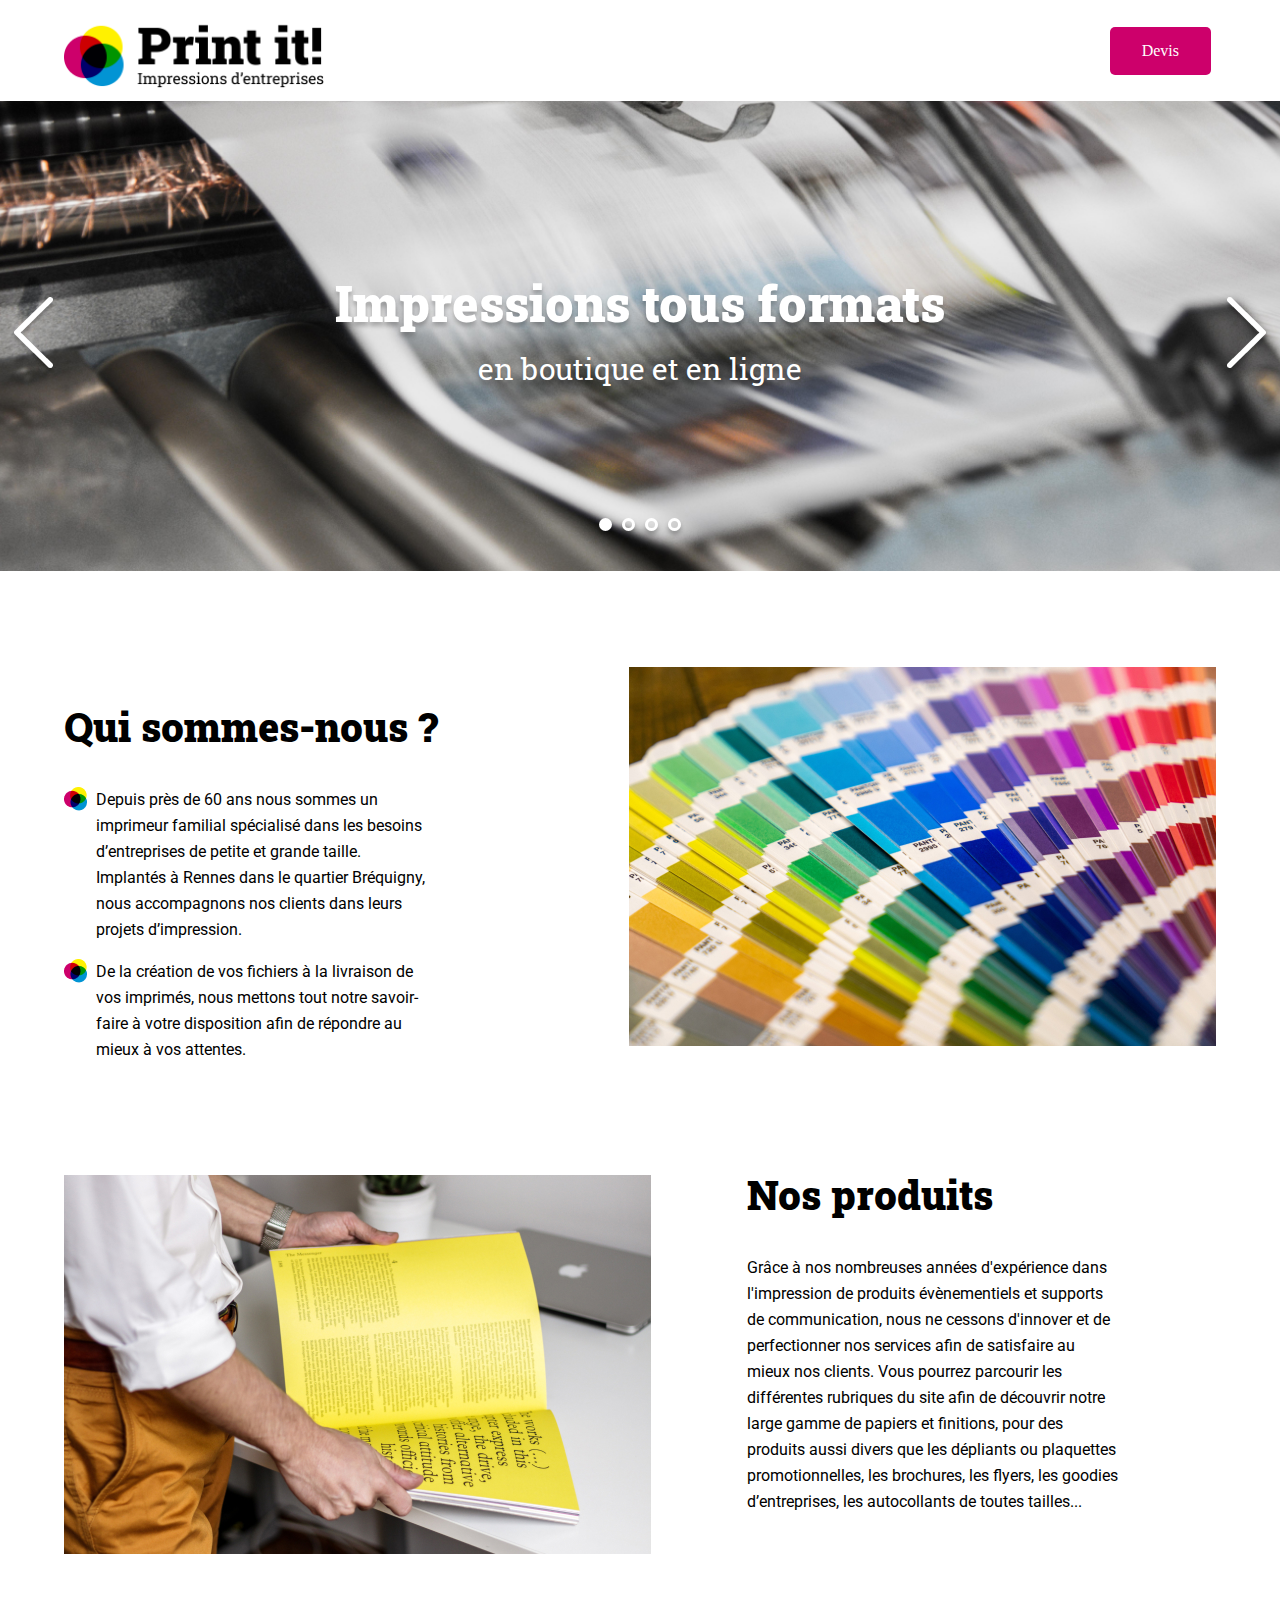
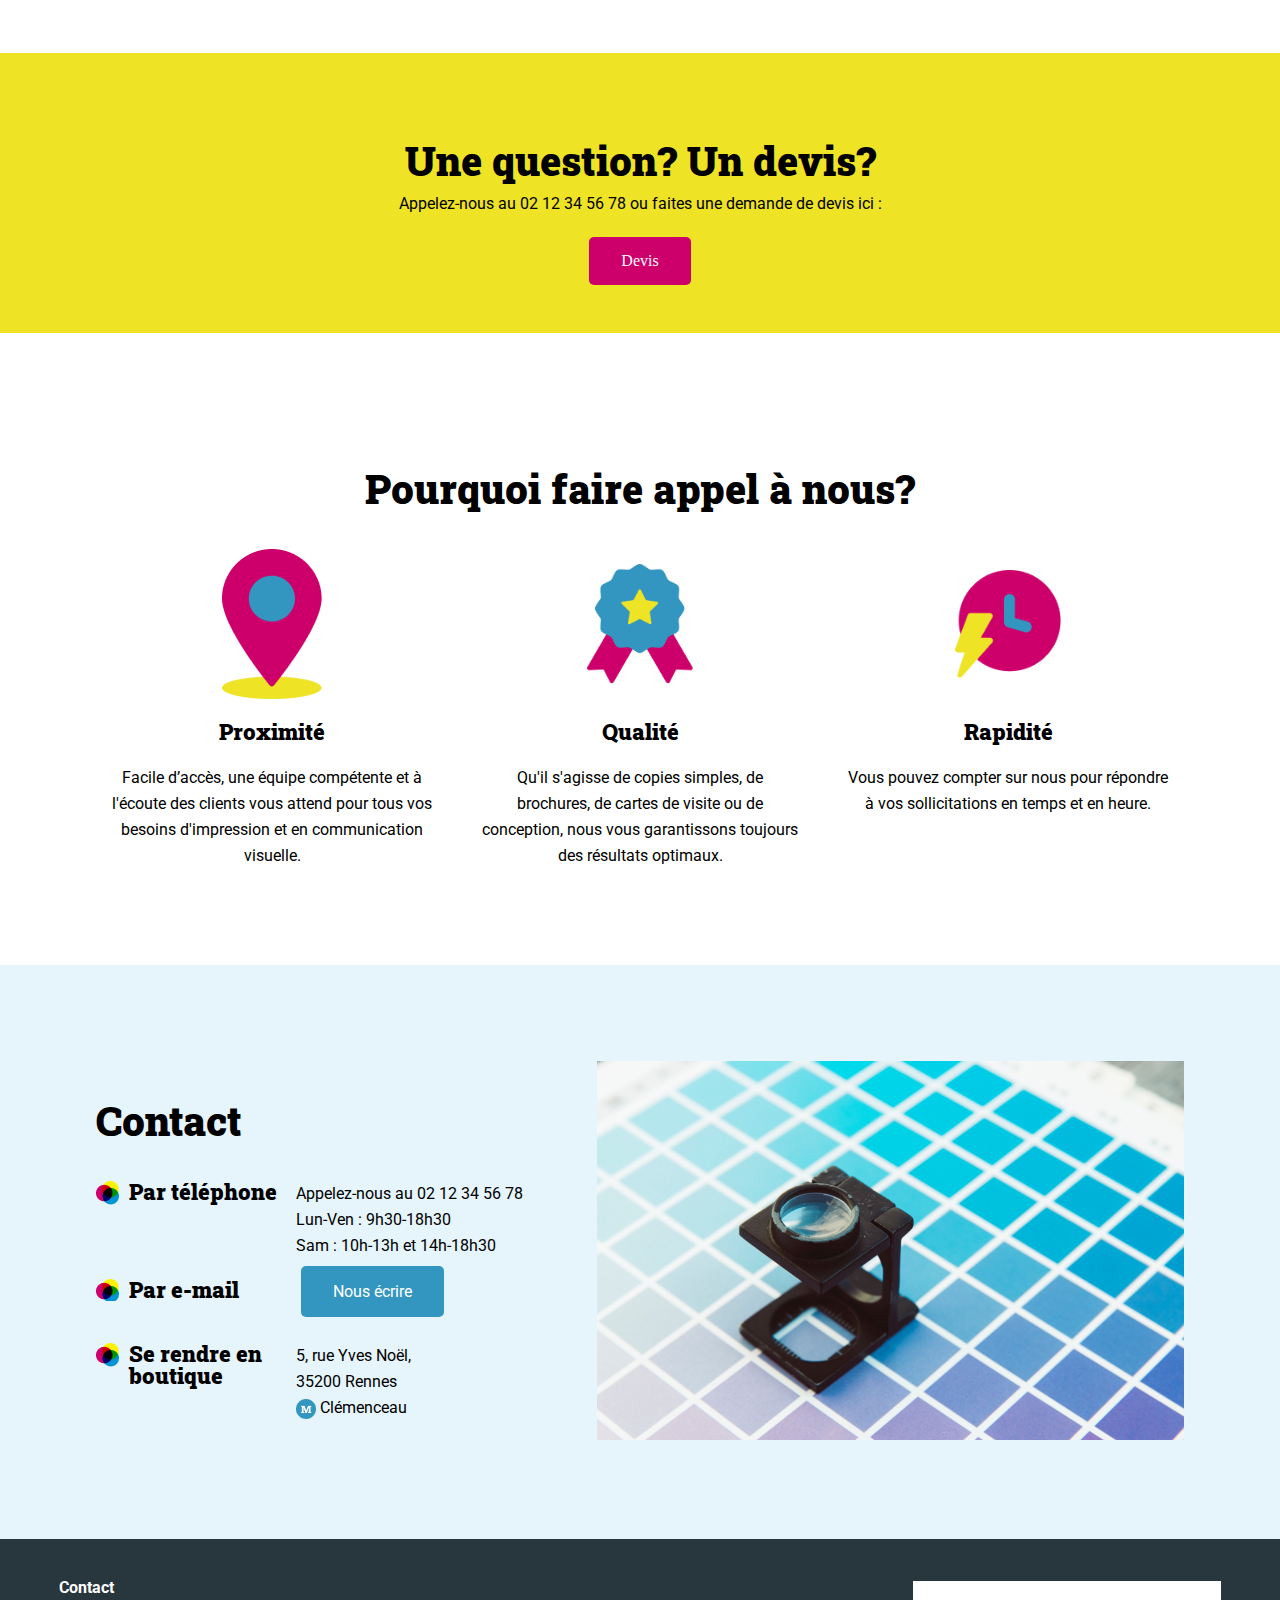
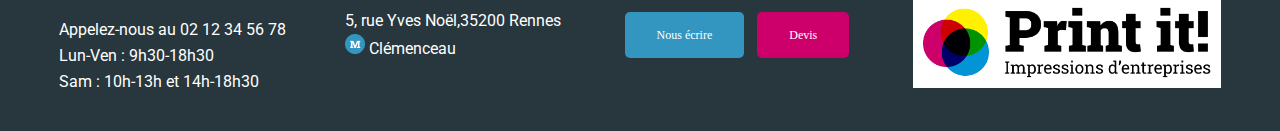
<file: Downloads/Print-it-JS-main/index.html>
<!DOCTYPE html>
<html lang="fr">
<head>
	<meta charset="UTF-8">
	<meta name="viewport" content="width=device-width, initial-scale=1.0">
	<title>Print it ! - Impressions d'entreprise</title>
	<link rel="stylesheet" href="./assets/style.css">
	<link rel="preconnect" href="https://fonts.googleapis.com">
	<link rel="preconnect" href="https://fonts.gstatic.com" crossorigin>
	<link href="https://fonts.googleapis.com/css2?family=Roboto:wght@400;700&family=Roboto+Slab:wght@400;900&display=swap" rel="stylesheet">
</head>
<body>
<header class="container">
	<h1>
		<img class="logo" src="./assets/images/logo.png" alt="Print it ! Impressions d'entreprises" >
	</h1>
	<a class="btn devis" href="mailto:contact@print-it.tld">Devis</a>
</header>
<main>
	<div id="banner">
		<img id="bannerImg" class="banner-img" src="" alt="Banner Print-it">
		<p id="tagLine"></p>
		<img src="assets/images/arrow_right.png" class="arrow arrow_right"></i>
		<img src="assets/images/arrow_left.png" class="arrow arrow_left"></i>
		<div class="dots">
			<div class="dot"></div>
			<div class="dot"></div>
			<div class="dot"></div>
			<div class="dot"></div>
		</div>
	</div>
	<section id="about-us" class="container">
		<div>
			<h2>Qui sommes-nous ?</h2>
			<ul>
				<li>Depuis près de 60 ans nous sommes un imprimeur familial spécialisé dans les besoins d’entreprises de petite et grande taille. Implantés à Rennes dans le quartier Bréquigny, nous accompagnons nos clients dans leurs projets d’impression.</li>
				<li>De la création de vos fichiers à la livraison de vos imprimés, nous mettons tout notre savoir-faire à votre disposition afin de répondre au mieux à vos attentes.</li>
			</ul>
		</div>
		<aside>
			<img src="./assets/images/colors.jpg" alt="palette multicolore">
		</aside>
	</section>
	<section id="products" class="container">
		<div>
			<h2>Nos produits</h2>
			<p>Grâce à nos nombreuses années d'expérience dans l'impression de produits évènementiels et supports de communication, nous ne cessons d'innover et de perfectionner nos services afin de satisfaire au mieux nos clients. Vous pourrez parcourir les différentes rubriques du site afin de découvrir notre large gamme de papiers et finitions, pour des produits aussi divers que les dépliants ou plaquettes promotionnelles, les brochures, les flyers, les goodies d’entreprises, les autocollants de toutes tailles... </p>
		</div>
		<aside>
			<img src="./assets/images/yellow-book.jpg" alt="Imprimeur avec un livre jaune dans les mains">
		</aside>

	</section>
	<section id="question" class="bg-yellow">
		<h2>Une question? Un devis?</h2>
		<p>Appelez-nous au 02 12 34 56 78 ou faites une demande de devis ici :</p>
		<a href="mailto:contact@print-it.tld" class="btn devis">Devis</a>
	</section>
	<section id="why-us" class="container">
		<h2>Pourquoi faire appel à nous?</h2>
		<div>
			<article>
				<img src="./assets/images/proximity-icon.png" alt="Icone Proximité">
				<h3>Proximité</h3>
				<p>Facile d’accès, une équipe compétente et à l'écoute des clients vous attend pour tous vos besoins d'impression et en communication visuelle.</p>
			</article>
			<article>
				<img src="./assets/images/quality-icon.png" alt="Icone Qualité">
				<h3>Qualité</h3>
				<p>Qu'il s'agisse de copies simples, de brochures, de cartes de visite ou de conception, nous vous garantissons toujours des résultats optimaux.</p>
			</article>
			<article>
				<img src="./assets/images/speedy-icon.png" alt="Rapidité Qualité">
				<h3>Rapidité</h3>
				<p>Vous pouvez compter sur nous pour répondre à vos sollicitations en temps et en heure.</p>
			</article>
		</div>
	</section>
	<section id="contact" class="bg-lightblue">
		<div class="container">
			<div>
				<h2>Contact</h2>
				<div>
					<h3>Par téléphone</h3>
					<ul>
						<li>Appelez-nous au 02 12 34 56 78</li>
						<li>Lun-Ven : 9h30-18h30</li>
						<li>Sam : 10h-13h et 14h-18h30</li>
					</ul>
				</div>
				<div>
					<h3>Par e-mail</h3>
					<p>
						<a href="mailto:contact@print-it.tld" class="btn">Nous écrire</a>
					</p>
				</div>
				<div>
					<h3>Se rendre en boutique</h3>
					<p>5, rue Yves Noël,<br>
						35200 Rennes<br>
						<img class="inline-icon" src="./assets/images/metro.png" alt="metro"/> Clémenceau</p>
				</div>
			</div>
			<div>
				<img src="./assets/images/magnifying-glass.jpg" alt="Loupe avec palette bleue">
			</div>

		</div>
	</section>
</main>
<footer>
	<div>
		<p class="footer-contact">Contact</p>
		<ul>
			<li>Appelez-nous au 02 12 34 56 78</li>
			<li>Lun-Ven : 9h30-18h30</li>
			<li>Sam : 10h-13h et 14h-18h30</li>
		</ul>
	</div>
	<div>
		<p>5, rue Yves Noël,35200 Rennes<br>
			<img src="./assets/images/metro.png" alt="metro"/> Clémenceau</p>
	</div>
	<div>
		<a href="mailto:contact@print-it.tld" class="btn">Nous écrire</a>
		<a href="mailto:contact@print-it.tld?subject=Demande&nbsp;de&nbsp;devis" class="btn devis">Devis</a>
	</div>
	<div>
		<img class="footer-logo" src="./assets/images/logo.png" alt="Print it ! Impressions d'entreprises" >
	</div>
</footer>
<script src="./assets/script.js"></script>
</body>
</html>
</file>
<file: Downloads/Print-it-JS-main/assets/style.css>
/* variables declaration */
:root {
	--primary-color: #3396C0;
	--secondary-color: #CD006B;
	--third-color: #EEE325;
}

/* Reset CSS */
* {
	-webkit-box-sizing: border-box;
	-moz-box-sizing: border-box;
	box-sizing: border-box;
}
html, body, div, span, applet, object, iframe,
h1, h2, h3, h4, h5, h6, p, blockquote, pre,
a, abbr, acronym, address, big, cite, code,
del, dfn, em, img, ins, kbd, q, s, samp,
small, strike, strong, sub, sup, tt, var,
b, u, i, center,
dl, dt, dd, ol, ul, li,
fieldset, form, label, legend,
table, caption, tbody, tfoot, thead, tr, th, td,
article, aside, canvas, details, embed,
figure, figcaption, footer, header, hgroup,
menu, nav, output, ruby, section, summary,
time, mark, audio, video {
	margin: 0;
	padding: 0;
	border: 0;
	font: inherit;
	font-size: 100%;
	vertical-align: baseline;
}
/* HTML5 display-role reset for older browsers */
article, aside, details, figcaption, figure,
footer, header, hgroup, menu, nav, section {
	display: block;
}
body {
	line-height: 1;
}
ol, ul {
	list-style: none;
}
blockquote, q {
	quotes: none;
}
blockquote:before, blockquote:after,
q:before, q:after {
	content: none;
}
table {
	border-collapse: collapse;
	border-spacing: 0;
}
body {

}
section {
	margin-block: 6em;
}
h2 {
	font-family: 'Roboto Slab', sans-serif;
	font-size: 40px;
	font-weight: 900;
	margin-block: 1em;
}
h3{
	font-family: 'Roboto Slab', sans-serif;
	font-size: 22px;
	font-weight: 900;
	margin-block: 1em;
}

p, li {
	font-family: Roboto, sans-serif;
	font-size: 16px;
	line-height: 26px;
}
.container {
	max-width: 1440px;
	margin-inline:auto;
	padding-inline: 5%;
}
header {
	display: flex;
	justify-content: space-between;
	align-items: center;
}
.logo{
	width: 260px;
	margin-block: 10px;
}

.btn {
	background-color: var(--primary-color) ;
	padding: 16px 32px;
	margin-inline:5px;
	border-radius: 5px;
	color: white;
	text-decoration: none;
}
.devis {
	background-color: var(--secondary-color);
}

#banner {
	display: flex;
	flex-direction: column;
	align-items: center;
	justify-content: center;
	width: 100%;
	min-height: 470px;
	position: relative;
}
.banner-img {
	position: absolute;
	width: 100%;
	height: 100%;
	z-index: -1;
	object-fit: cover;
	object-position: center;
}
/* Code CSS en prévision de l'ajout d'un carousel pour la bannière */
/* Gestion des fleches du carrousel */
#banner .arrow {
	position: absolute;
	cursor: pointer;
}
#banner .arrow_left {
	left: 10px;
}
#banner .arrow_right {
	right: 10px;
}
/* Gestion des points du carrousel */
.dots {
	position: absolute;
	bottom: 40px;
	display: flex;
}
.dot {
	margin-inline: 5px;
	width: 13px;
	height: 13px;
	background-color: #ffffff00;
	border: 3px solid #fff;
	border-radius: 100%;
	box-shadow: 0 4px 4px rgba(0, 0, 0, 0.25);;
}
.dot_selected {
	background-color: #fff;
}
/* Fin du code CSS pour le carousel */
#banner p {
	font-family: 'Roboto Slab', sans-serif;
	font-weight: 900;
	font-size: 50px;
	line-height: 66px;
	color: white;
	text-shadow: 0 4px 4px rgba(0, 0, 0, 0.25);
	text-align: center;
}
#banner span {
	display: block;
	font-weight: 400;
	font-size: 30px;
}
#about-us {
	display: flex;
}
#about-us article, #about-us aside {
	flex:1;
}
#about-us li {
	background: url("./images/tricolor-icon.png") no-repeat left top;
	font-size: 16px;
	line-height: 26px;
	padding-left:2em;
	width: 65%;
	margin-bottom: 1em;
}
#products {
	display: flex;
	align-items: flex-start;
	flex-direction: row-reverse;
}
#products div, #products aside {
	flex:1;
}
#products div {
	padding: 0 6em;
}
#products h2 {
	margin-top: 0;
}
.bg-yellow {
	background-color: var(--third-color);
}
#question {
	display: flex;
	flex-direction: column;
	align-items: center;
	padding-block: 3em;
}
#question h2 {
	margin-bottom: 10px;
}
#question p {
	margin-bottom: 20px;
}

#why-us {
	display: flex;
	flex-direction: column;
	text-align: center;
}
#why-us > div{
	display: flex;
	justify-content: space-evenly;
}
#why-us article {
	max-width: 320px;
	display: flex;
	flex-direction: column;
}
#why-us img {
	width: 33%;
	height: 150px;
	text-align: center;
	margin-inline: auto;
	margin-block: 0;
	object-fit: contain;
}

.bg-lightblue{
	background-color: #E6F4FB;
}
#contact {
	margin-bottom: 0;
}
#contact article, #contact div {
	flex:1;
}


#contact .container {
	flex-direction: row;
	display: flex;
	padding: 6em ;
}

#contact .container > div > div {
	display: flex;
	padding-bottom: 20px;
}

#contact h3 {
	margin-top: 0;
	background: url("./images/tricolor-icon.png") no-repeat left top;
	padding-left:1.5em;
	width: 200px;
}
.inline-icon {
	vertical-align: middle;
}
footer {
	background-color: #28363D;
	color: white;
	display: flex;
	padding-block: 3em;
	justify-content: space-evenly;
	font-size: 12px;
	align-items: center;
}
footer div {

	position: relative;
}
.footer-logo {
	background-color: white;
	max-width: 308px;
	padding: 10px;
}
.footer-contact {
	margin-bottom: 1em;
	font-weight: 700;
	font-size: 16px;

}

@media all and (max-width: 1250px) {
	#contact > article {
		flex: 2;
	}
}
</file>
